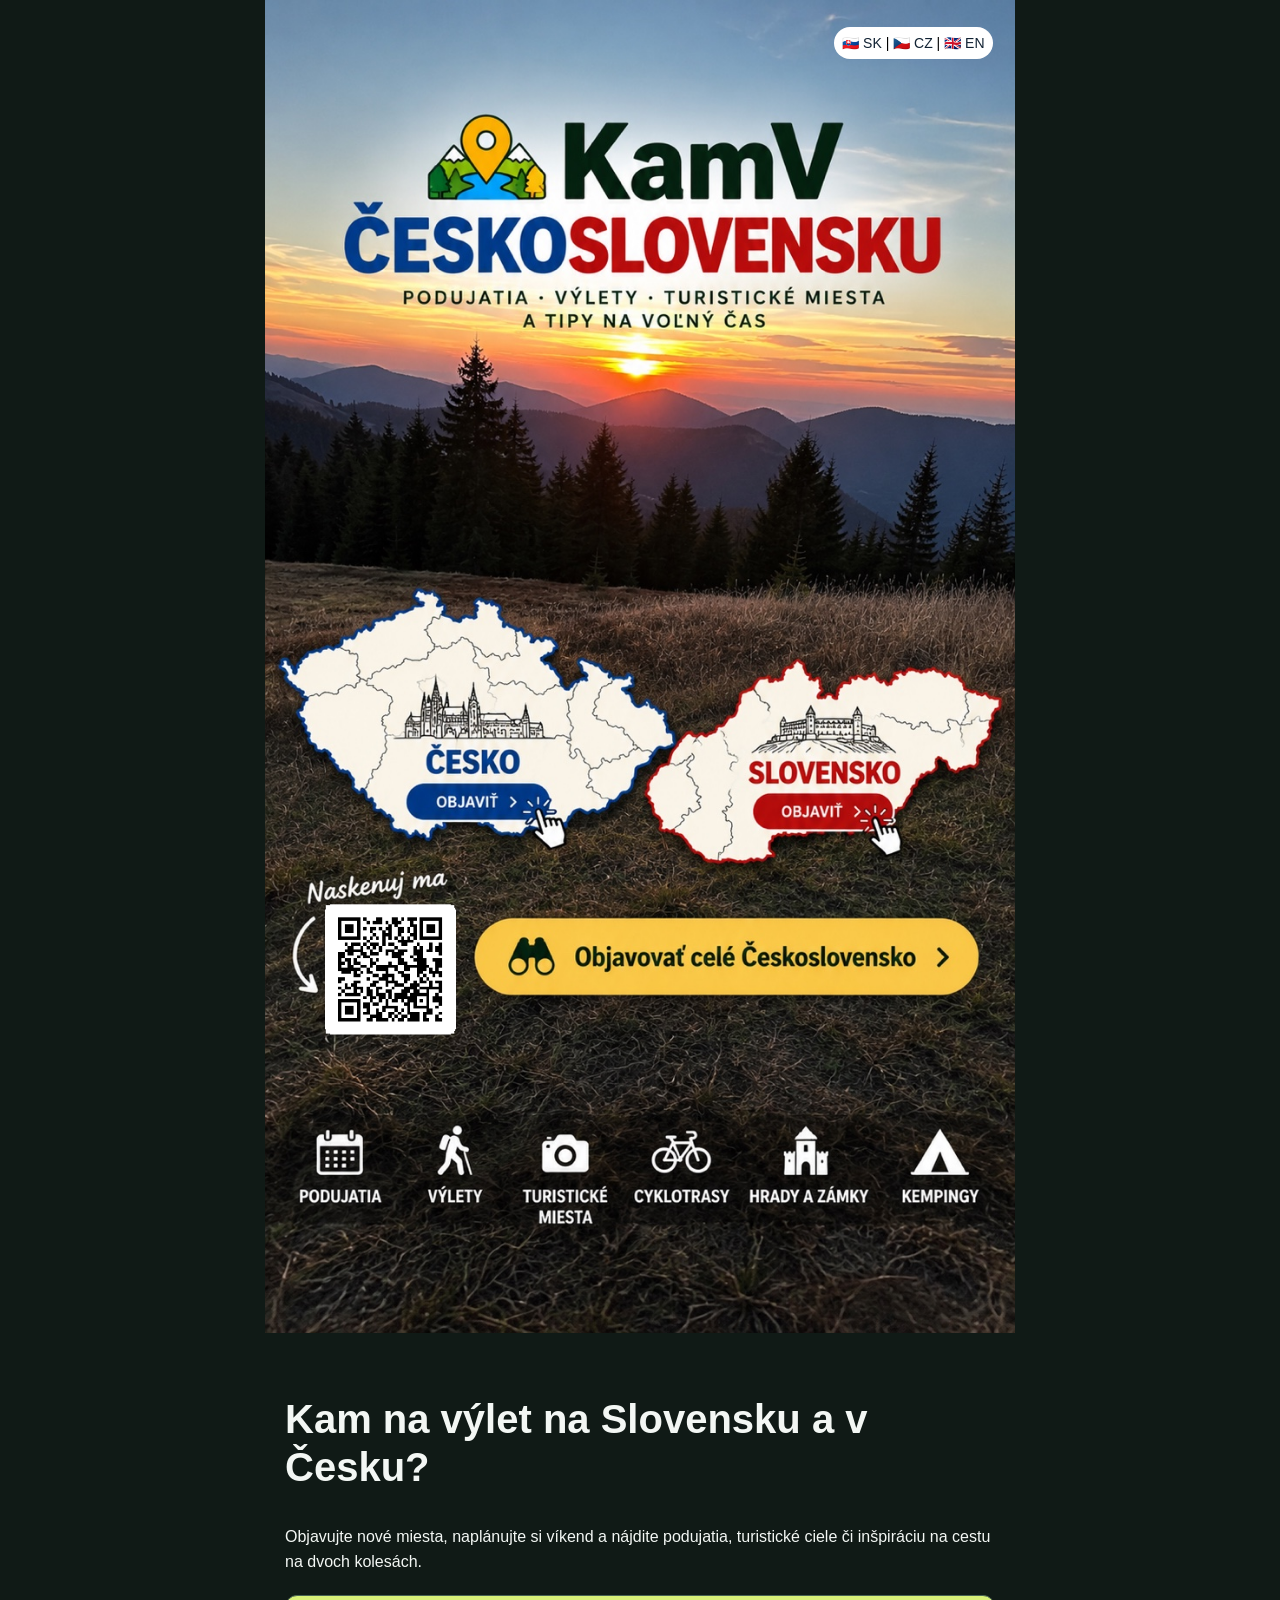
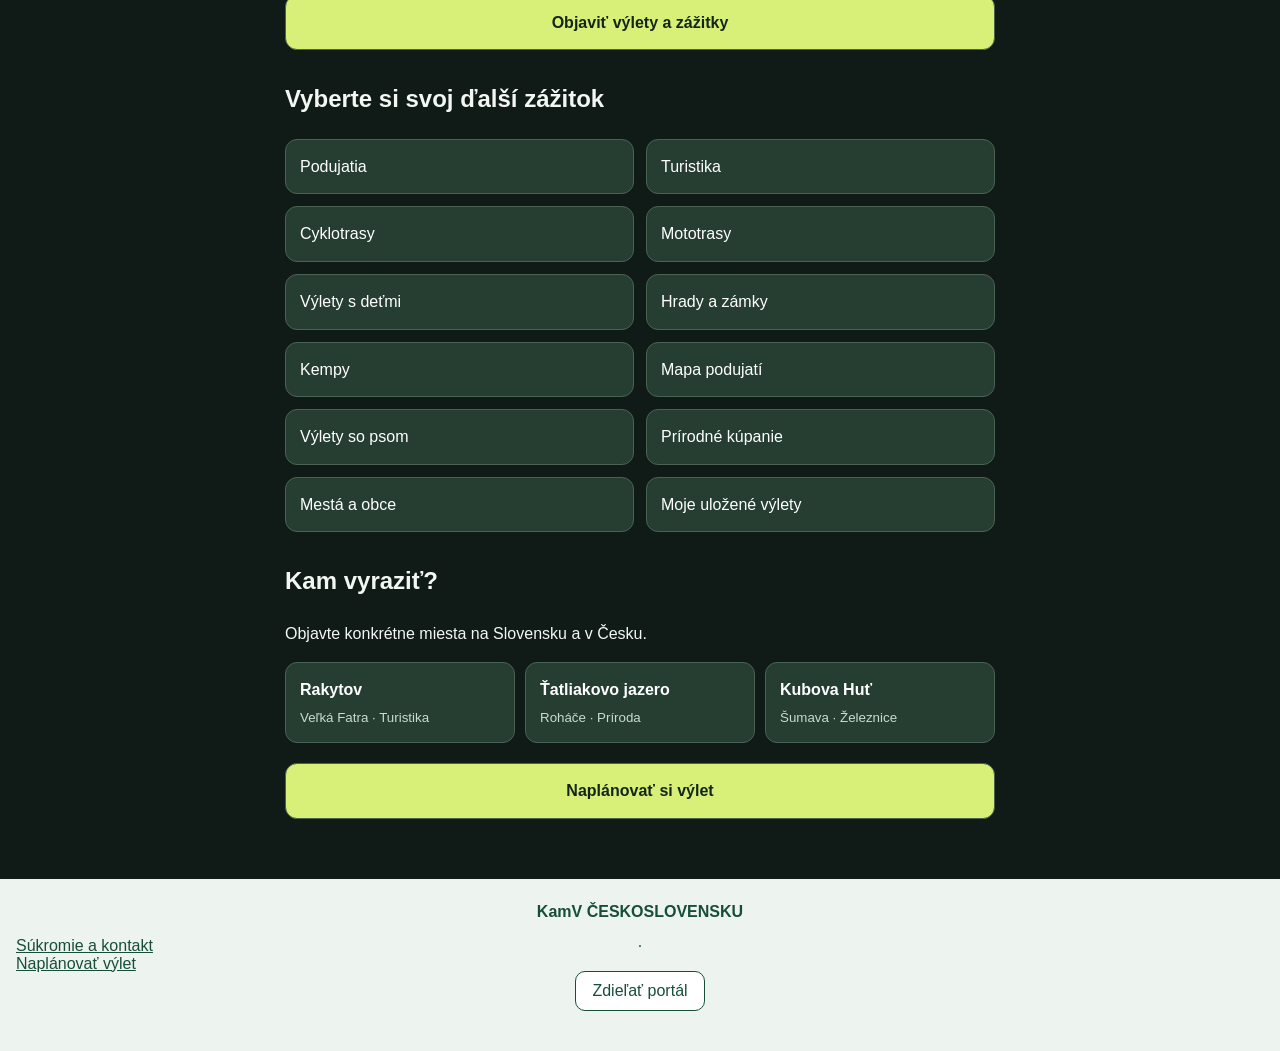
<file: index.html>
<!DOCTYPE html>
<html lang="sk">
<head>
<meta charset="UTF-8">
<meta name="viewport" content="width=device-width, initial-scale=1">
<title>Kam na výlet na Slovensku a v Česku | KamV ČESKOSLOVENSKU</title>
<meta name="description" content="Tipy na výlety, podujatia, turistiku, cyklotrasy, mototrasy, hrady a kempy na Slovensku a v Česku.">
<link rel="canonical" href="https://www.kamvceskoslovensku.sk/">
<style>
*{box-sizing:border-box}
body{margin:0;background:#101a16;font-family:Arial,sans-serif}
main{position:relative;width:100%;max-width:750px;margin:auto}
img{display:block;width:100%;height:auto}
a{position:absolute;display:block;z-index:2}
.cesko{left:3%;top:55%;width:48%;height:17%}
.slovensko{left:51%;top:55%;width:47%;height:17%}
.vsetko{left:28%;top:73%;width:68%;height:10%}
.qr-novy {
  position: absolute;
  left: 8%;
  top: 72%;
  width: 17%;
  height: auto;
  z-index: 3;
}
.discover{max-width:750px;margin:auto;padding:28px 20px 40px;color:#f3f7f4;line-height:1.6}.discover h1{font-size:clamp(26px,5vw,40px);line-height:1.2}.discover a{position:static;color:white;text-decoration:none;background:#263e32;border:1px solid #496354;border-radius:12px;padding:14px}.discover nav{display:grid;grid-template-columns:repeat(2,minmax(0,1fr));gap:12px}.discover .primary{background:#d8f078;color:#132519;font-weight:bold;text-align:center;margin:20px 0}
.discover a:focus-visible,main a:focus-visible{outline:3px solid #d8f078;outline-offset:3px}.discover .featured-trips{display:grid;gap:10px}.featured-trips small{display:block;color:#c8dbce;margin-top:4px}.discover h2{margin-top:30px}.discover nav a{min-height:48px;overflow-wrap:anywhere}@media(min-width:600px){.discover .featured-trips{grid-template-columns:repeat(3,minmax(0,1fr))}}
</style>
<meta property="og:type" content="website">
<meta property="og:title" content="Kam na výlet na Slovensku a v Česku | KamV ČESKOSLOVENSKU">
<meta property="og:description" content="Tipy na výlety, podujatia, turistiku, cyklotrasy, mototrasy, hrady a kempy na Slovensku a v Česku.">
<meta property="og:url" content="https://www.kamvceskoslovensku.sk/">
<meta property="og:site_name" content="KamV ČESKOSLOVENSKU">
</head>
<body>
<main>
  <div style="position:absolute;top:2%;right:3%;z-index:10;background:white;border-radius:20px;padding:8px;font:14px Arial;">
  <a href="hladat.html?lang=sk" style="position:static;display:inline;color:#123;text-decoration:none;">🇸🇰 SK</a> |
  <a href="hladat.html?lang=cs" style="position:static;display:inline;color:#123;text-decoration:none;">🇨🇿 CZ</a> |
  <a href="hladat.html?lang=en" style="position:static;display:inline;color:#123;text-decoration:none;">🇬🇧 EN</a>
</div>
<img src="KamV_CESKOSLOVENSKU_uvod_jeden_funkcny_QR.png" alt="KamV ČESKOSLOVENSKU">

<a class="cesko" href="hladat.html?country=cz" aria-label="Objaviť Česko"></a>
<a class="slovensko" href="hladat.html?country=sk" aria-label="Objaviť Slovensko"></a>
<a class="vsetko" href="hladat.html#hlavny-vyhladavac" aria-label="Objavovať celé Československo"></a>
  <a href="hladat.html#podujatia" style="position:absolute;left:0%;top:85%;width:16%;height:10%;z-index:3;" aria-label="Podujatia"></a>
<a href="hladat.html#cyklistika" style="position:absolute;left:50%;top:85%;width:16%;height:10%;z-index:3;" aria-label="Cyklotrasy"></a>
 <a href="hladat.html#turistika" style="position:absolute;left:18%;top:85%;width:16%;height:10%;z-index:3" aria-label="Výlety"></a>
  <a href="hladat.html#mapy-kategorie" style="position:absolute;left:34%;top:88%;width:16%;height:10%;z-index:3" aria-label="Turistické miesta"></a>
<a href="hladat.html#hrady" style="position:absolute;left:66%;top:85%;width:16%;height:10%;z-index:3;" aria-label="Hrady a zámky"></a>
<a href="hladat.html#kemping" style="position:absolute;left:82%;top:85%;width:18%;height:10%;z-index:3;" aria-label="Kempingy"></a>
</main>
<section class="discover"><h1>Kam na výlet na Slovensku a v Česku?</h1><p>Objavujte nové miesta, naplánujte si víkend a nájdite podujatia, turistické ciele či inšpiráciu na cestu na dvoch kolesách.</p><a class="primary" href="hladat.html#hlavny-vyhladavac">Objaviť výlety a zážitky</a><h2>Vyberte si svoj ďalší zážitok</h2><nav aria-label="Kategórie výletov"><a href="hladat.html#podujatia">Podujatia</a><a href="hladat.html#turistika">Turistika</a><a href="hladat.html#cyklistika">Cyklotrasy</a><a href="hladat.html#moto-mapy">Mototrasy</a><a href="hladat.html#rodina">Výlety s deťmi</a><a href="hladat.html#hrady">Hrady a zámky</a><a href="hladat.html#kemping">Kempy</a><a href="hladat.html#mapa-podujati">Mapa podujatí</a><a href="hladat.html#turistika-so-psom">Výlety so psom</a><a href="hladat.html#prirodne-kupanie">Prírodné kúpanie</a><a href="mesta-obce.html">Mestá a obce</a><a href="hladat.html#moje-vylety">Moje uložené výlety</a></nav><h2>Kam vyraziť?</h2><p>Objavte konkrétne miesta na Slovensku a v Česku.</p><div class="featured-trips"><a href="rakytov.html"><strong>Rakytov</strong><small>Veľká Fatra · Turistika</small></a><a href="tatliakovo-jazero.html"><strong>Ťatliakovo jazero</strong><small>Roháče · Príroda</small></a><a href="kubova-hut.html"><strong>Kubova Huť</strong><small>Šumava · Železnice</small></a></div><a class="primary" href="hladat.html#rychly-planovac">Naplánovať si výlet</a></section>
<footer id="kamv-footer" style="padding:24px 16px;text-align:center;background:#edf4ef;color:#174e3b"><strong>KamV ČESKOSLOVENSKU</strong><p><a style="color:inherit" href="hladat.html#kamv-sukromie">Súkromie a kontakt</a> · <a style="color:inherit" href="hladat.html#rychly-planovac">Naplánovať výlet</a></p><button id="kamv-share-home" type="button" style="font:inherit;padding:10px 16px;border:1px solid #174e3b;border-radius:10px;background:white;color:#174e3b">Zdieľať portál</button><p id="kamv-share-status" role="status"></p></footer><script>document.getElementById('kamv-share-home').addEventListener('click',async()=>{const url='https://www.kamvceskoslovensku.sk/';const status=document.getElementById('kamv-share-status');try{if(navigator.share){await navigator.share({title:'KamV ČESKOSLOVENSKU',text:'Objavuj výlety v Česku a na Slovensku',url});}else{await navigator.clipboard.writeText(url);status.textContent='Odkaz bol skopírovaný.';}}catch(e){if(e.name!=='AbortError')status.textContent=url;}});</script></body>
</html>
</file>
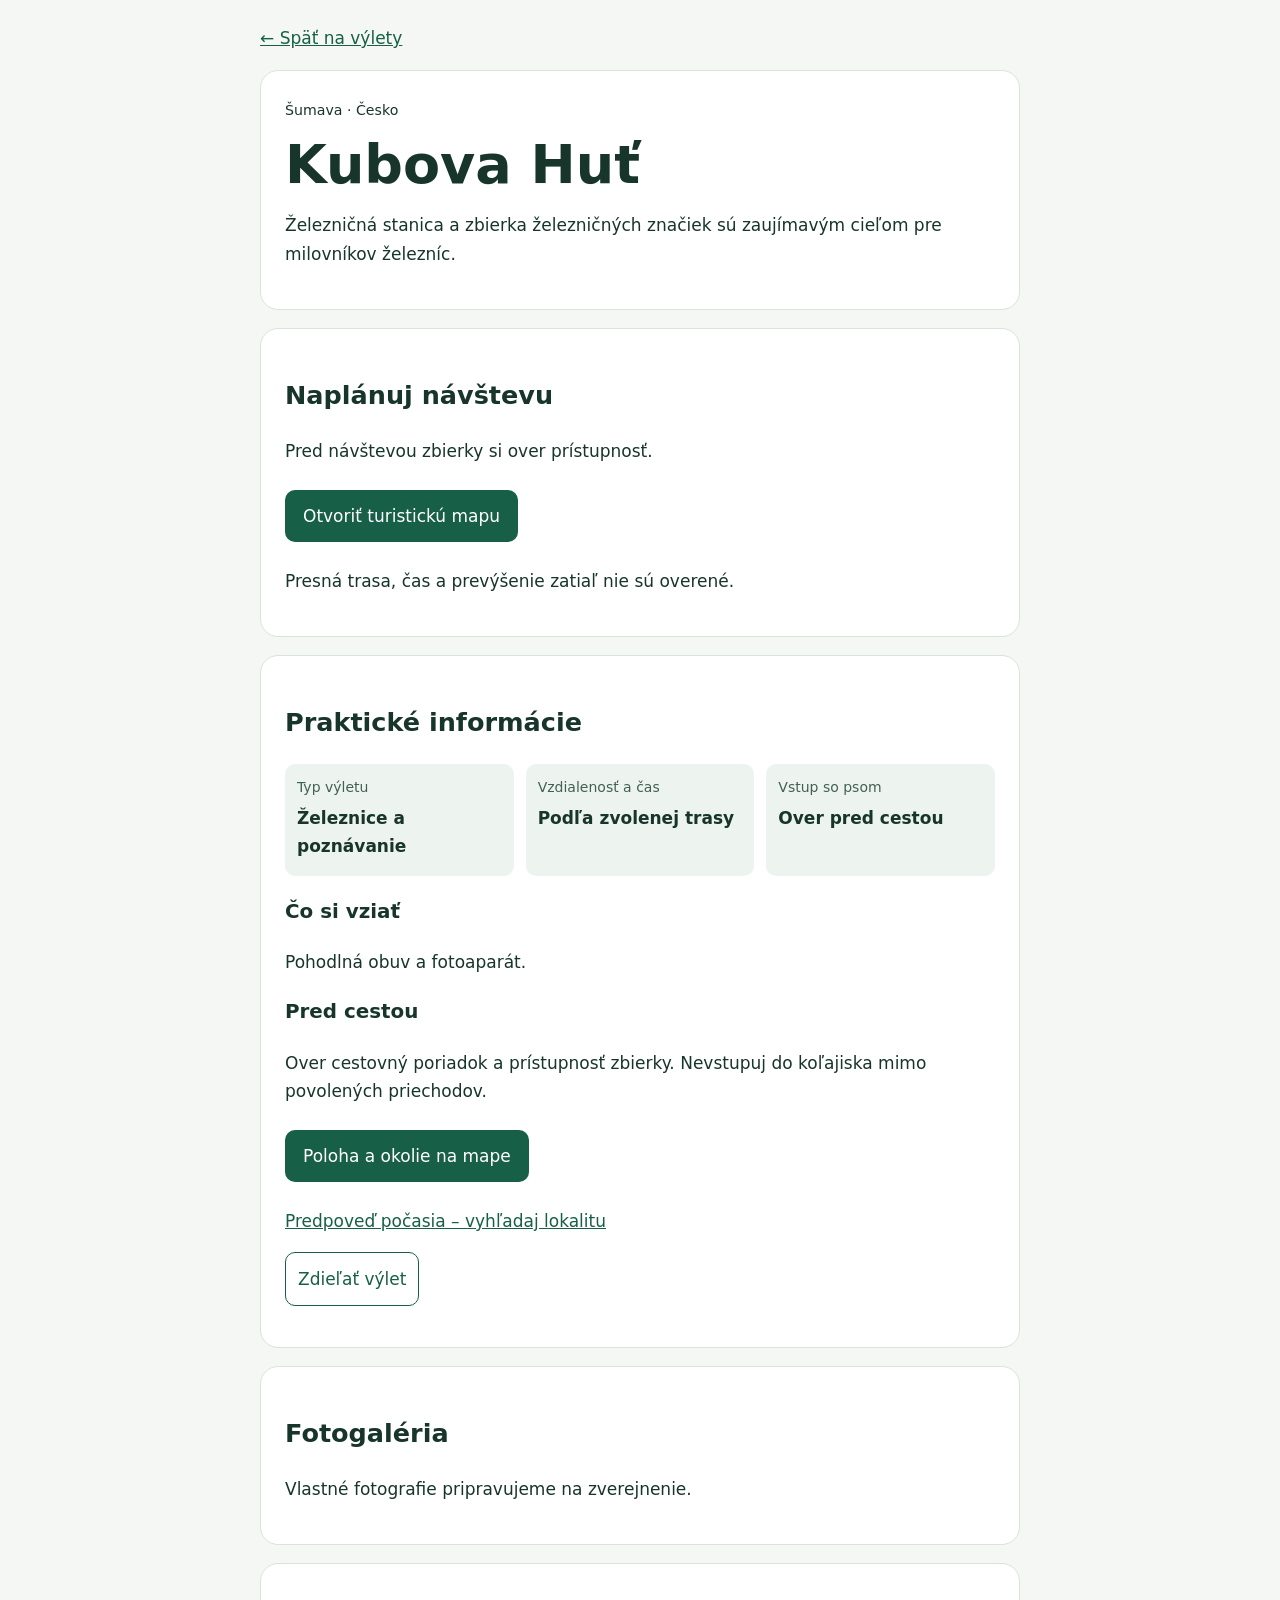
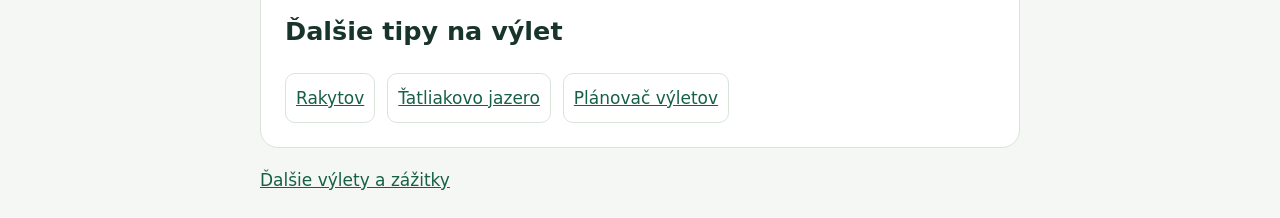
<file: kubova-hut.html>
<!doctype html><html lang="sk"><head><meta charset="utf-8"><meta name="viewport" content="width=device-width,initial-scale=1"><title>Kubova Huť – železničná stanica na Šumave | KamV ČESKOSLOVENSKU</title><meta name="description" content="Železničná stanica a zbierka železničných značiek sú zaujímavým cieľom pre milovníkov železníc."><style>body{margin:0;background:#f4f7f3;color:#18352b;font:17px/1.65 system-ui,sans-serif}main{max-width:760px;margin:auto;padding:24px}header,section{background:white;border:1px solid #d8e3da;border-radius:18px;padding:24px;margin:18px 0}h1{font-size:clamp(32px,7vw,54px);line-height:1.1;margin:12px 0}a{color:#176047}a.action{display:inline-block;background:#176047;color:white;padding:12px 18px;border-radius:10px;text-decoration:none;margin:8px 0}a:focus-visible{outline:3px solid #bc7500;outline-offset:4px}.facts{display:grid;grid-template-columns:repeat(auto-fit,minmax(130px,1fr));gap:12px}.facts div{background:#edf4ef;padding:12px;border-radius:10px}.facts dt{font-size:14px;color:#426052}.facts dd{margin:4px 0;font-weight:600}.related{display:flex;flex-wrap:wrap;gap:12px}.related a{padding:10px;border:1px solid #d8e3da;border-radius:10px}button.share{font:inherit;border:1px solid #176047;border-radius:10px;background:white;color:#176047;padding:12px;cursor:pointer}@media(max-width:480px){main{padding:12px}header,section{padding:18px}}</style><link rel="canonical" href="https://www.kamvceskoslovensku.sk/kubova-hut.html"><meta property="og:type" content="website"><meta property="og:title" content="Kubova Huť – železničná stanica na Šumave"><meta property="og:description" content="Železničná stanica a zbierka železničných značiek sú zaujímavým cieľom pre milovníkov železníc."><meta property="og:url" content="https://www.kamvceskoslovensku.sk/kubova-hut.html"><meta property="og:site_name" content="KamV ČESKOSLOVENSKU"></head><body><main><nav><a href="hladat.html#tipy-inspiracia">← Späť na výlety</a></nav><header><small>Šumava · Česko</small><h1>Kubova Huť</h1><p>Železničná stanica a zbierka železničných značiek sú zaujímavým cieľom pre milovníkov železníc.</p></header><section><h2>Naplánuj návštevu</h2><p>Pred návštevou zbierky si over prístupnosť.</p><a class="action" href="https://mapy.com/zakladni?q=Kubova%20Hu%C5%A5%20n%C3%A1dra%C5%BE%C3%AD" target="_blank" rel="noopener">Otvoriť turistickú mapu</a><p>Presná trasa, čas a prevýšenie zatiaľ nie sú overené.</p></section><section id="prakticke-info"><h2>Praktické informácie</h2><dl class="facts"><div><dt>Typ výletu</dt><dd>Železnice a poznávanie</dd></div><div><dt>Vzdialenosť a čas</dt><dd>Podľa zvolenej trasy</dd></div><div><dt>Vstup so psom</dt><dd>Over pred cestou</dd></div></dl><h3>Čo si vziať</h3><p>Pohodlná obuv a fotoaparát.</p><h3>Pred cestou</h3><p>Over cestovný poriadok a prístupnosť zbierky. Nevstupuj do koľajiska mimo povolených priechodov.</p><a class="action" href="https://www.google.com/maps/search/?api=1&amp;query=Kubova%20Hu%C5%A5%20n%C3%A1dra%C5%BE%C3%AD" target="_blank" rel="noopener noreferrer">Poloha a okolie na mape</a><p><a href="https://www.meteoblue.com/" target="_blank" rel="noopener noreferrer">Predpoveď počasia – vyhľadaj lokalitu</a></p><button class="share" type="button" id="share-trip">Zdieľať výlet</button><p id="share-status" role="status"></p></section><section><h2>Fotogaléria</h2><p>Vlastné fotografie pripravujeme na zverejnenie.</p></section><section><h2>Ďalšie tipy na výlet</h2><div class="related"><a href="rakytov.html">Rakytov</a><a href="tatliakovo-jazero.html">Ťatliakovo jazero</a><a href="hladat.html#rychly-planovac">Plánovač výletov</a></div></section><footer><a href="hladat.html">Ďalšie výlety a zážitky</a></footer></main><script>document.getElementById('share-trip').addEventListener('click',async()=>{const status=document.getElementById('share-status');const url=document.querySelector('link[rel=canonical]').href;try{if(navigator.share){await navigator.share({title:document.title,url});}else if(navigator.clipboard){await navigator.clipboard.writeText(url);status.textContent='Odkaz bol skopírovaný.';}else{status.textContent=url;}}catch(e){if(e.name!=='AbortError')status.textContent=url;}});</script></body></html>
</file>
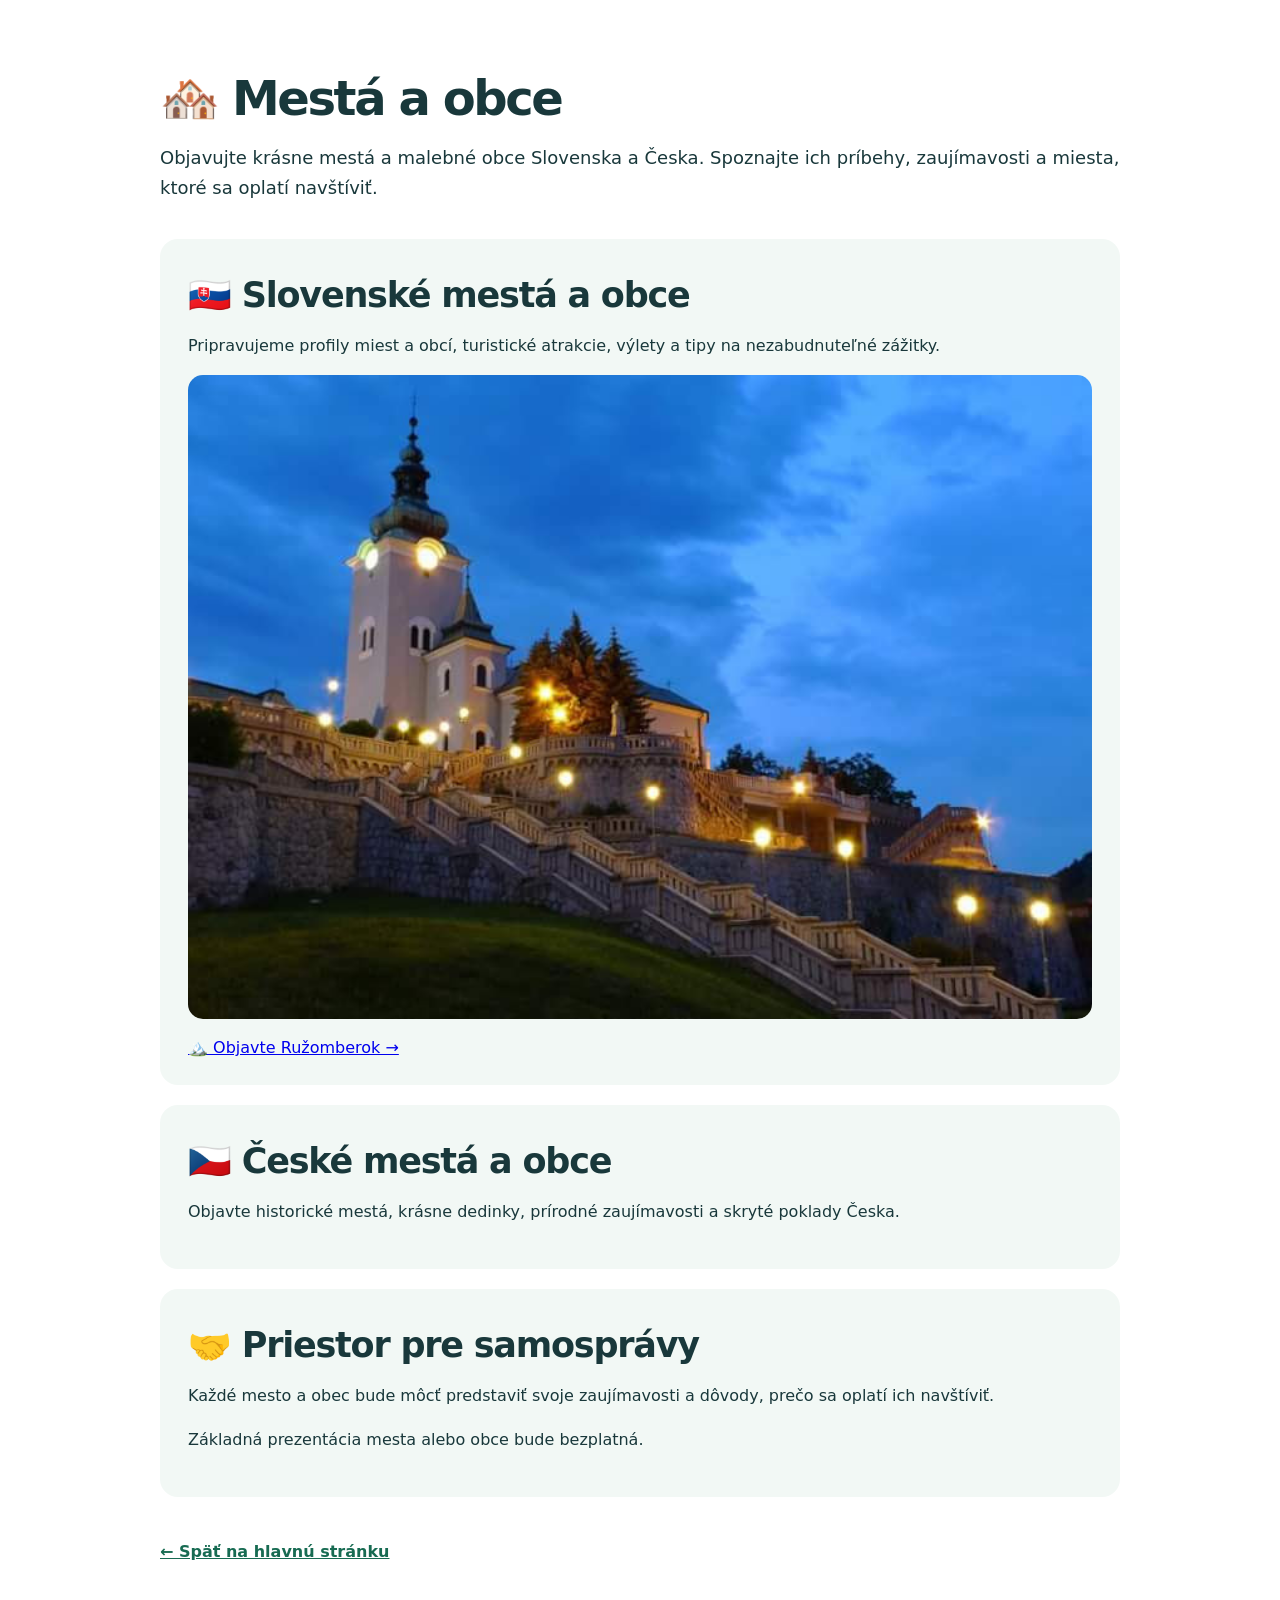
<file: mesta-obce.html>
<!DOCTYPE html>
<html lang="sk">
<head>
  <meta charset="UTF-8">
  <meta name="viewport" content="width=device-width, initial-scale=1.0">
  <title>Mestá a obce | KamV Československu</title>
  <link rel="stylesheet" href="styles.css">
  <style>
    .cities-page {
      max-width: 1000px;
      margin: 0 auto;
      padding: 50px 20px;
    }
    .cities-page h1 {
      font-size: clamp(30px, 5vw, 48px);
      margin-bottom: 15px;
    }
    .cities-intro {
      font-size: 18px;
      line-height: 1.7;
      margin-bottom: 35px;
    }
    .cities-card {
      background: #f2f8f5;
      border-radius: 18px;
      padding: 28px;
      margin-bottom: 20px;
    }
    .cities-card h2 {
      margin-bottom: 12px;
    }
    .cities-card p {
      line-height: 1.7;
    }
    .cities-back {
      display: inline-block;
      margin-top: 25px;
      color: #176b52;
      font-weight: bold;
    }
  </style>
</head>
<body>
  <main class="cities-page">
    <h1>🏘️ Mestá a obce</h1>

    <p class="cities-intro">
      Objavujte krásne mestá a malebné obce Slovenska
      a Česka. Spoznajte ich príbehy, zaujímavosti
      a miesta, ktoré sa oplatí navštíviť.
    </p>

    <section class="cities-card">
      <h2>🇸🇰 Slovenské mestá a obce</h2>
      <p>
        Pripravujeme profily miest a obcí,
        turistické atrakcie, výlety a tipy
        na nezabudnuteľné zážitky.
      </p>
      <img src="FB_IMG_1473711115786_Original.jpeg" alt="Večerný pohľad na Ružomberok" style="width:100%;height:auto;border-radius:15px;margin-bottom:15px;">
      <a href="ruzomberok.html">🏔️ Objavte Ružomberok →</a>
    </section>

    <section class="cities-card">
      <h2>🇨🇿 České mestá a obce</h2>
      <p>
        Objavte historické mestá, krásne dedinky,
        prírodné zaujímavosti a skryté poklady Česka.
      </p>
    </section>

    <section class="cities-card">
      <h2>🤝 Priestor pre samosprávy</h2>
      <p>
        Každé mesto a obec bude môcť predstaviť
        svoje zaujímavosti a dôvody, prečo sa
        oplatí ich navštíviť.
      </p>
      <p>
        Základná prezentácia mesta alebo obce
        bude bezplatná.
      </p>
    </section>

    <a class="cities-back" href="index.html">
      ← Späť na hlavnú stránku
    </a>
  </main>
</body>
</html>
</file>
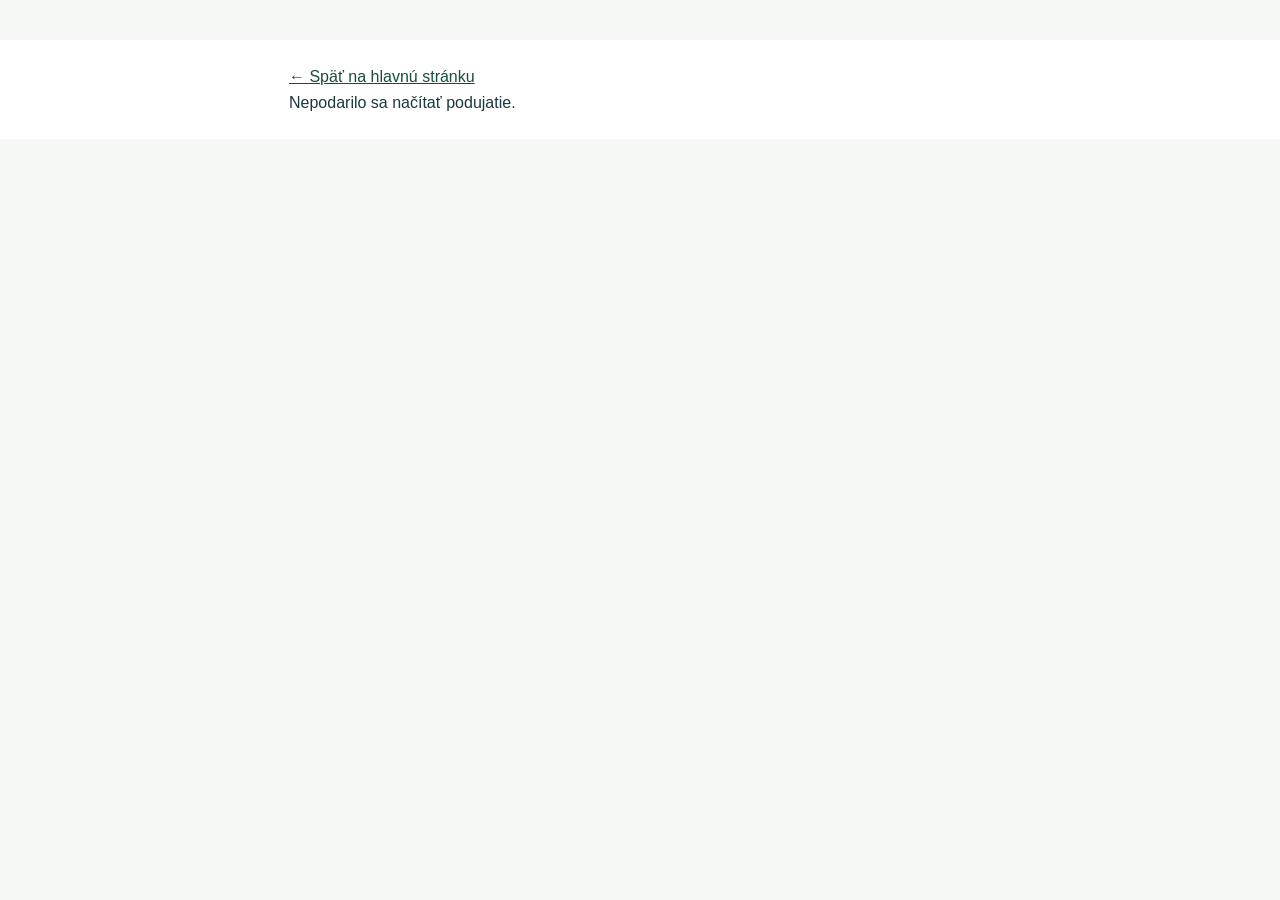
<file: podujatie.html>
<!DOCTYPE html>
<html lang="sk">
<head>
  <meta charset="UTF-8">
  <meta name="viewport" content="width=device-width, initial-scale=1.0">
  <title>Detail podujatia | KamV ČESKOSLOVENSKU</title>
  <link rel="stylesheet" href="styles.css">
  <style>
    .detail {
      max-width: 750px;
      margin: 40px auto;
      padding: 24px;
      font-family: Arial, sans-serif;
      line-height: 1.6;
    }
    .detail h1 { color: #174c40; }
    .back { color: #174c40; }
  </style>
</head>
<body>
  <main class="detail">
    <a class="back" href="index.html">← Späť na hlavnú stránku</a>
    <div id="detail">
      <p>Načítavam podujatie...</p>
    </div>
  </main>

  <script>
    async function nacitajPodujatie() {
      const detail = document.getElementById('detail');
      const id = new URLSearchParams(location.search).get('id');

      try {
        const response = await fetch(
  'https://ijctkszgvhinoubtbyfb.supabase.co/rest/v1/events?select=*',
  {
    headers: {
      apikey: 'sb_publishable_behBeiZHFJxXRVL2L6VueQ_EFMm-5DY'
    }
  }
);
        if (!response.ok) throw new Error('Načítanie zlyhalo');

        const podujatia = await response.json();
        const p = podujatia.find(p => p.title === id);

if (p) {
  p.nazov = p.title;
  p.mesto = p.city;
  p.krajina = p.country;
  p.datum = p.start_date;
  p.kategoria = p.category;
  p.popis = p.description;
  p.cas = p.start_time;
p.miestoKonania = p.venue;
p.adresa = p.address;
p.cena = p.price;
p.ucinkujuci = p.performers;
  p.vstupenky = p.ticket_url;
}

if (id === null || !p) {

          detail.textContent = 'Podujatie sa nenašlo.';
          return;
        }

        detail.replaceChildren();

        const nadpis = document.createElement('h1');
        nadpis.textContent = p.nazov;

        const miesto = document.createElement('p');
        miesto.textContent = '📍 ' + p.mesto + ', ' + p.krajina;

        const datum = document.createElement('p');
        datum.textContent = '📅 ' + p.datum;

        const kategoria = document.createElement('p');
        kategoria.textContent = '🎫 ' + p.kategoria;

        const popis = document.createElement('p');
        popis.textContent = p.popis || 'Popis zatiaľ nie je dostupný.';

      const dalsieInfo = document.createElement('div');

[
  ['🕒 Čas', p.cas],
  ['🏛️ Miesto konania', p.miestoKonania],
  ['📍 Adresa', p.adresa],
  ['💶 Cena', p.cena],
  ['🎤 Účinkujúci', p.ucinkujuci]
].forEach(([nazov, hodnota]) => {
  if (hodnota) {
    const riadok = document.createElement('p');
    riadok.textContent = nazov + ': ' + hodnota;
 
    dalsieInfo.append(riadok);
  }
});
        
if (p.vstupenky) {
  const tlacidlo = document.createElement('a');
  tlacidlo.textContent = '🎟️ Kúpiť vstupenky';
  tlacidlo.href = p.vstupenky;
  tlacidlo.target = '_blank';
  tlacidlo.rel = 'noopener noreferrer';
  tlacidlo.style.display = 'inline-block';
  tlacidlo.style.padding = '12px 20px';
  tlacidlo.style.backgroundColor = '#174c40';
  tlacidlo.style.color = 'white';
  tlacidlo.style.borderRadius = '8px';
  tlacidlo.style.textDecoration = 'none';
  dalsieInfo.append(tlacidlo);
}

        detail.append(nadpis, miesto, datum, kategoria, popis, dalsieInfo);
      } catch (error) {
        detail.textContent = 'Nepodarilo sa načítať podujatie.';
      }
    }

    nacitajPodujatie();
  </script>
</body>
</html>
</file>
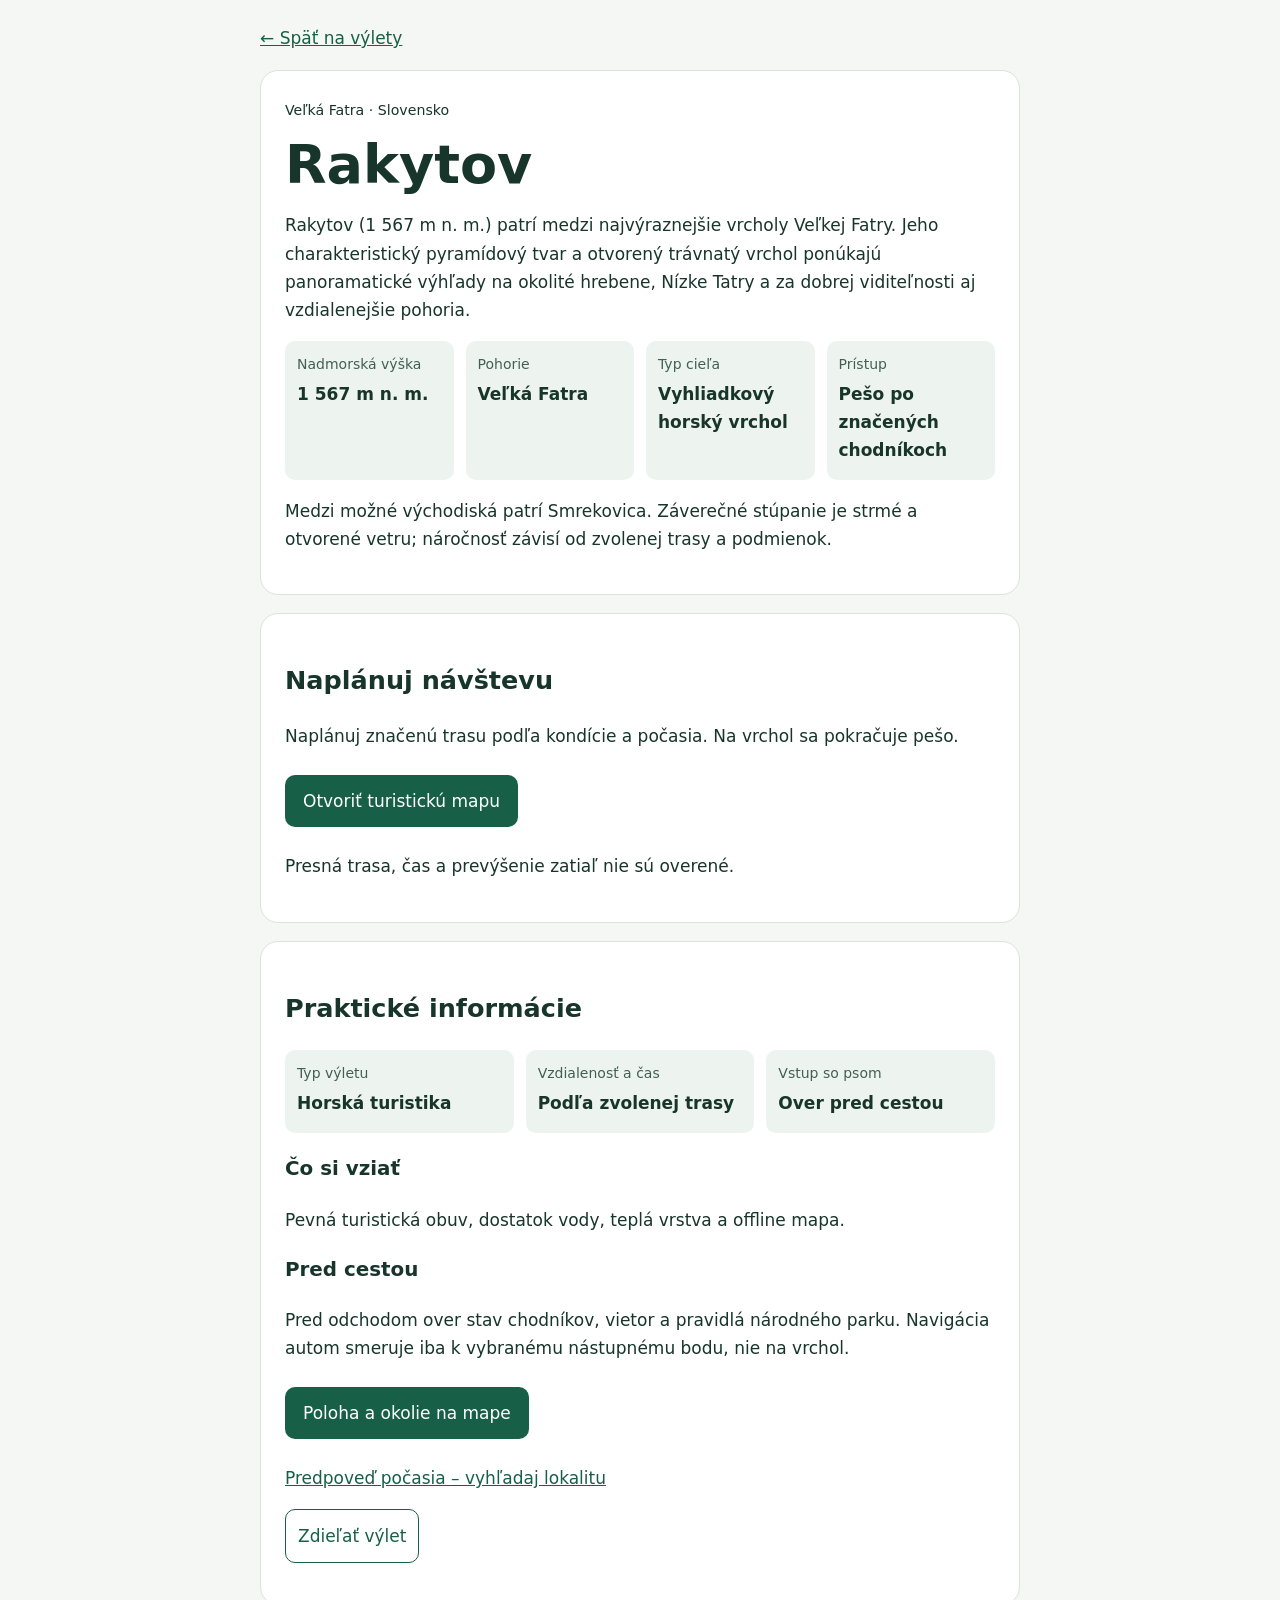
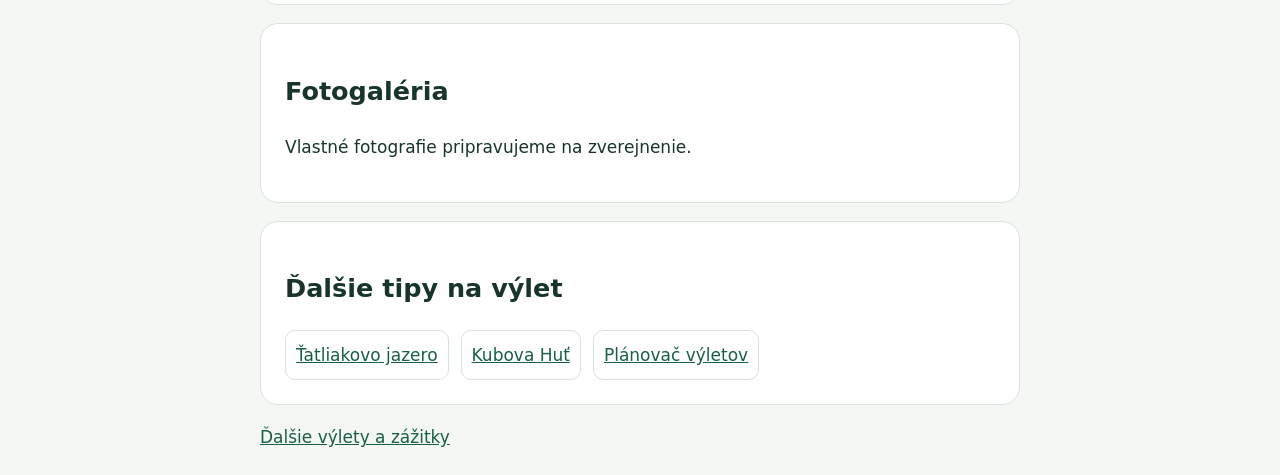
<file: rakytov.html>
<!doctype html><html lang="sk"><head><meta charset="utf-8"><meta name="viewport" content="width=device-width,initial-scale=1"><title>Rakytov – turistika vo Veľkej Fatre | KamV ČESKOSLOVENSKU</title><meta name="description" content="Rakytov (1 567 m n. m.) vo Veľkej Fatre – panoramatické výhľady, turistické mapy a praktické informácie pred výletom."><style>body{margin:0;background:#f4f7f3;color:#18352b;font:17px/1.65 system-ui,sans-serif}main{max-width:760px;margin:auto;padding:24px}header,section{background:white;border:1px solid #d8e3da;border-radius:18px;padding:24px;margin:18px 0}h1{font-size:clamp(32px,7vw,54px);line-height:1.1;margin:12px 0}a{color:#176047}a.action{display:inline-block;background:#176047;color:white;padding:12px 18px;border-radius:10px;text-decoration:none;margin:8px 0}a:focus-visible{outline:3px solid #bc7500;outline-offset:4px}.facts{display:grid;grid-template-columns:repeat(auto-fit,minmax(130px,1fr));gap:12px}.facts div{background:#edf4ef;padding:12px;border-radius:10px}.facts dt{font-size:14px;color:#426052}.facts dd{margin:4px 0;font-weight:600}.related{display:flex;flex-wrap:wrap;gap:12px}.related a{padding:10px;border:1px solid #d8e3da;border-radius:10px}button.share{font:inherit;border:1px solid #176047;border-radius:10px;background:white;color:#176047;padding:12px;cursor:pointer}@media(max-width:480px){main{padding:12px}header,section{padding:18px}}</style><link rel="canonical" href="https://www.kamvceskoslovensku.sk/rakytov.html"><meta property="og:type" content="website"><meta property="og:title" content="Rakytov – turistika vo Veľkej Fatre"><meta property="og:description" content="Rakytov (1 567 m n. m.) vo Veľkej Fatre – panoramatické výhľady, turistické mapy a praktické informácie pred výletom."><meta property="og:url" content="https://www.kamvceskoslovensku.sk/rakytov.html"><meta property="og:site_name" content="KamV ČESKOSLOVENSKU"></head><body><main><nav><a href="hladat.html#tipy-inspiracia">← Späť na výlety</a></nav><header><small>Veľká Fatra · Slovensko</small><h1>Rakytov</h1><p>Rakytov (1 567 m n. m.) patrí medzi najvýraznejšie vrcholy Veľkej Fatry. Jeho charakteristický pyramídový tvar a otvorený trávnatý vrchol ponúkajú panoramatické výhľady na okolité hrebene, Nízke Tatry a za dobrej viditeľnosti aj vzdialenejšie pohoria.</p><dl class="facts"><div><dt>Nadmorská výška</dt><dd>1 567 m n. m.</dd></div><div><dt>Pohorie</dt><dd>Veľká Fatra</dd></div><div><dt>Typ cieľa</dt><dd>Vyhliadkový horský vrchol</dd></div><div><dt>Prístup</dt><dd>Pešo po značených chodníkoch</dd></div></dl><p>Medzi možné východiská patrí Smrekovica. Záverečné stúpanie je strmé a otvorené vetru; náročnosť závisí od zvolenej trasy a podmienok.</p></header><section><h2>Naplánuj návštevu</h2><p>Naplánuj značenú trasu podľa kondície a počasia. Na vrchol sa pokračuje pešo.</p><a class="action" href="https://mapy.com/zakladni?q=Rakytov%20Ve%C4%BEk%C3%A1%20Fatra" target="_blank" rel="noopener">Otvoriť turistickú mapu</a><p>Presná trasa, čas a prevýšenie zatiaľ nie sú overené.</p></section><section id="prakticke-info"><h2>Praktické informácie</h2><dl class="facts"><div><dt>Typ výletu</dt><dd>Horská turistika</dd></div><div><dt>Vzdialenosť a čas</dt><dd>Podľa zvolenej trasy</dd></div><div><dt>Vstup so psom</dt><dd>Over pred cestou</dd></div></dl><h3>Čo si vziať</h3><p>Pevná turistická obuv, dostatok vody, teplá vrstva a offline mapa.</p><h3>Pred cestou</h3><p>Pred odchodom over stav chodníkov, vietor a pravidlá národného parku. Navigácia autom smeruje iba k vybranému nástupnému bodu, nie na vrchol.</p><a class="action" href="https://www.google.com/maps/search/?api=1&amp;query=Rakytov%20Ve%C4%BEk%C3%A1%20Fatra" target="_blank" rel="noopener noreferrer">Poloha a okolie na mape</a><p><a href="https://www.meteoblue.com/" target="_blank" rel="noopener noreferrer">Predpoveď počasia – vyhľadaj lokalitu</a></p><button class="share" type="button" id="share-trip">Zdieľať výlet</button><p id="share-status" role="status"></p></section><section><h2>Fotogaléria</h2><p>Vlastné fotografie pripravujeme na zverejnenie.</p></section><section><h2>Ďalšie tipy na výlet</h2><div class="related"><a href="tatliakovo-jazero.html">Ťatliakovo jazero</a><a href="kubova-hut.html">Kubova Huť</a><a href="hladat.html#rychly-planovac">Plánovač výletov</a></div></section><footer><a href="hladat.html">Ďalšie výlety a zážitky</a></footer></main><script>document.getElementById('share-trip').addEventListener('click',async()=>{const status=document.getElementById('share-status');const url=document.querySelector('link[rel=canonical]').href;try{if(navigator.share){await navigator.share({title:document.title,url});}else if(navigator.clipboard){await navigator.clipboard.writeText(url);status.textContent='Odkaz bol skopírovaný.';}else{status.textContent=url;}}catch(e){if(e.name!=='AbortError')status.textContent=url;}});</script></body></html>
</file>
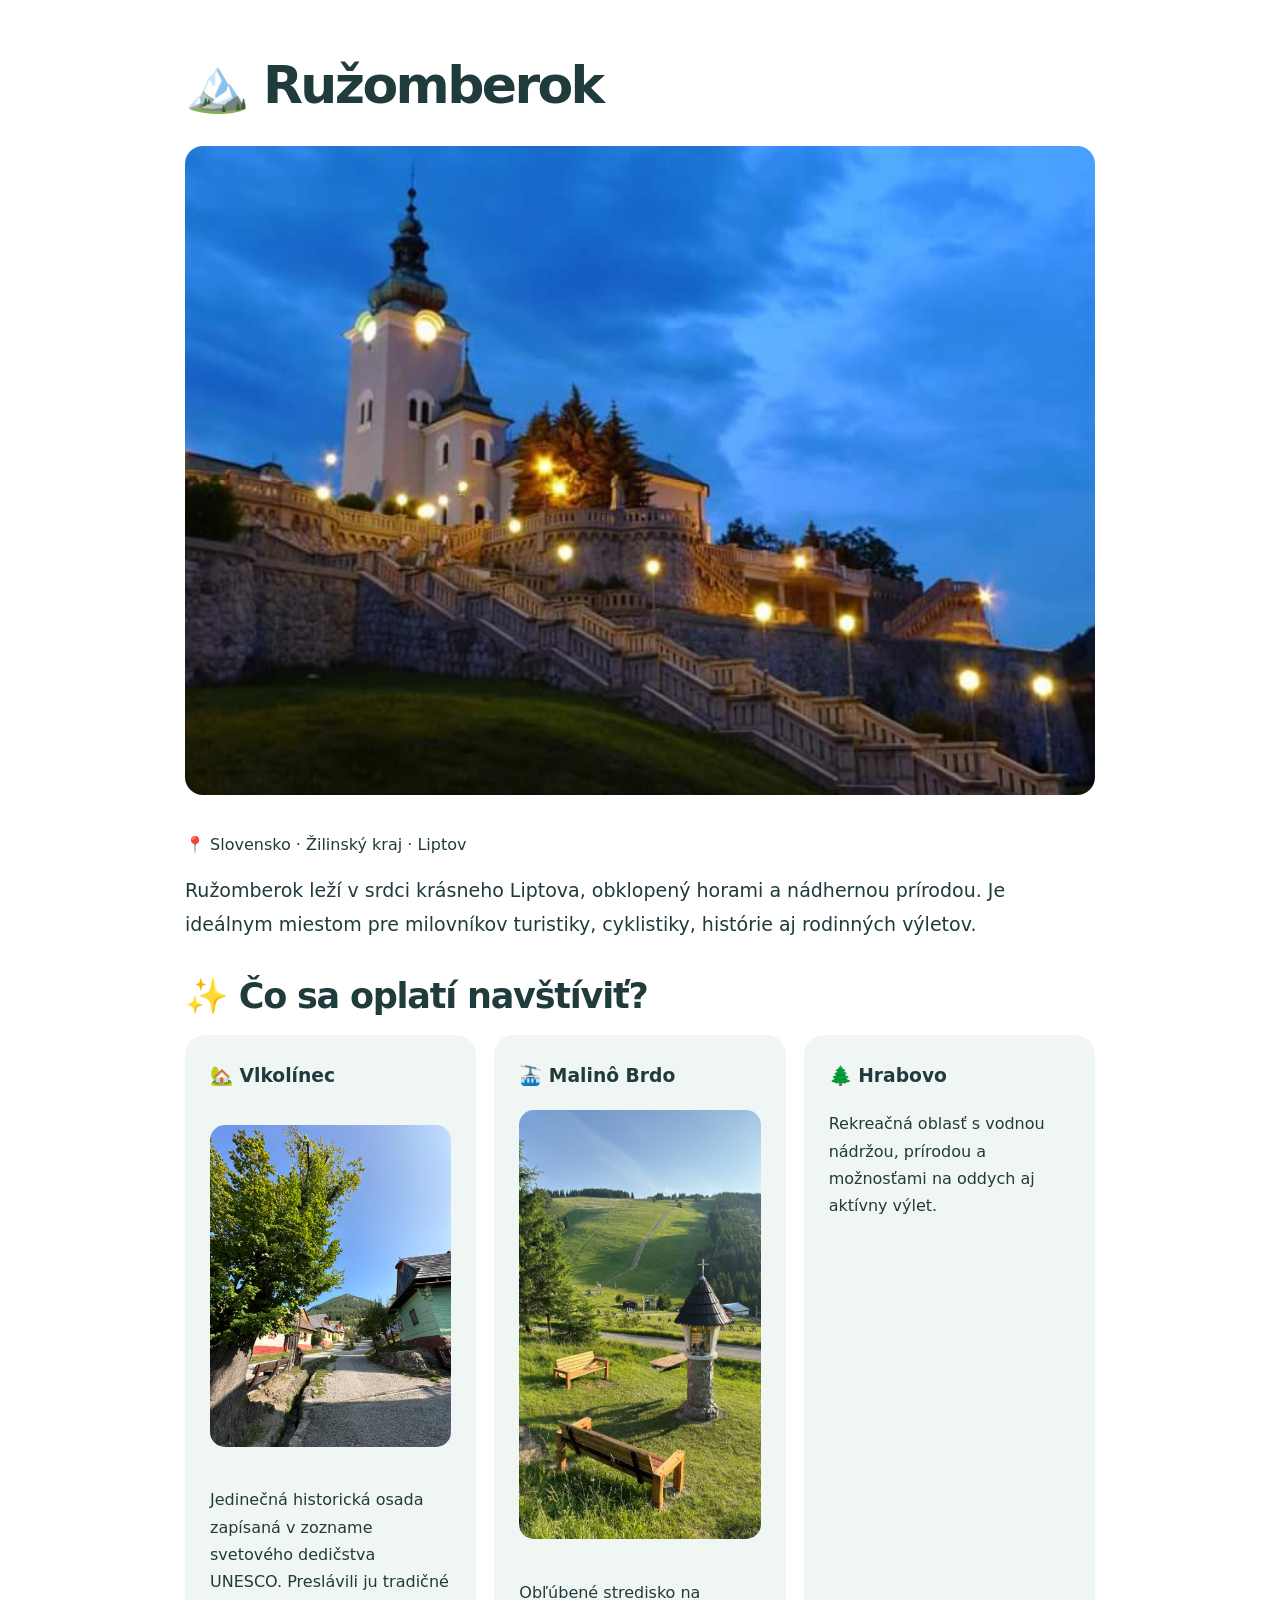
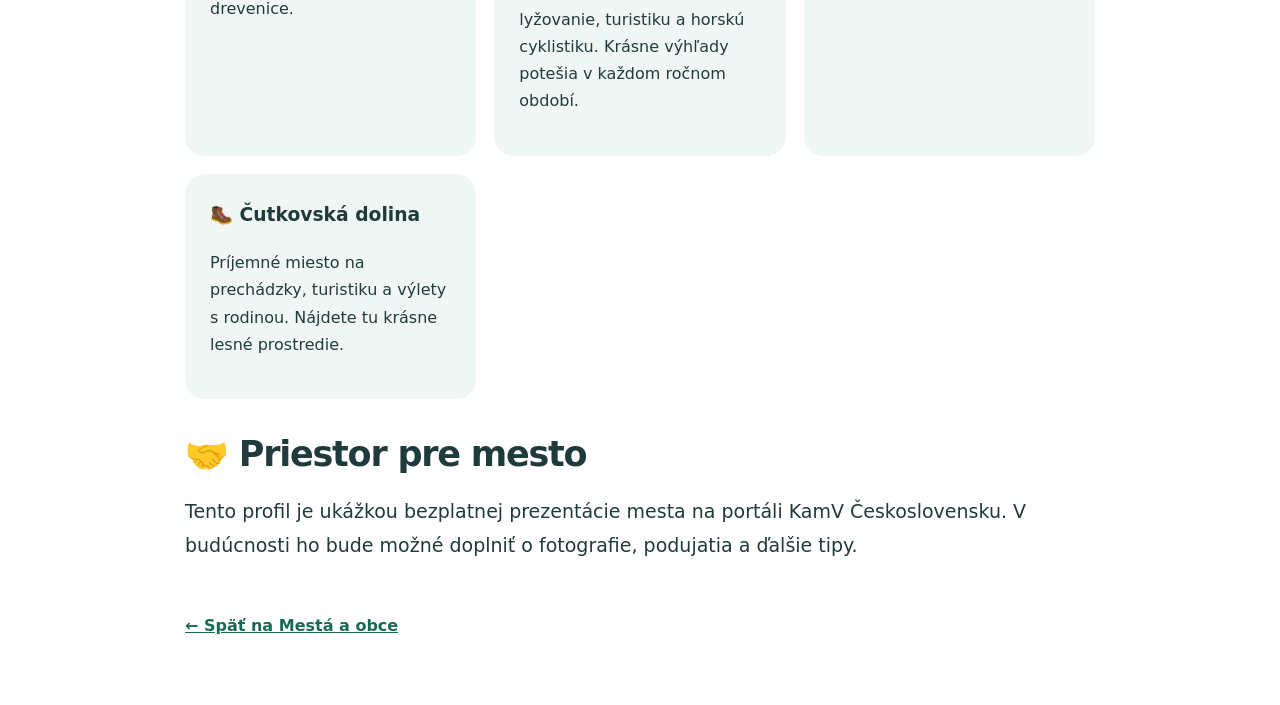
<file: ruzomberok.html>
<!DOCTYPE html>
<html lang="sk">
<head>
  <meta charset="UTF-8">
  <meta name="viewport" content="width=device-width, initial-scale=1">
  <title>Ružomberok | KamV Československu</title>
  <link rel="stylesheet" href="styles.css">
  <style>
    .city-page {
      max-width: 950px;
      margin: auto;
      padding: 35px 20px 70px;
      color: #203b3b;
    }
    .city-page h1 {
      font-size: clamp(34px, 6vw, 52px);
      margin-bottom: 12px;
    }
    .city-page h2 {
      margin-top: 35px;
      margin-bottom: 18px;
    }
    .city-intro {
      font-size: 19px;
      line-height: 1.8;
    }
    .city-grid {
      display: grid;
      grid-template-columns: repeat(auto-fit, minmax(240px, 1fr));
      gap: 18px;
    }
    .city-card {
      padding: 25px;
      border-radius: 20px;
      background: #f0f6f3;
      line-height: 1.7;
    }
    .city-card h3 {
      margin-top: 0;
    }
    .city-back {
      display: inline-block;
      margin-top: 35px;
      color: #176b56;
      font-weight: bold;
    }
  </style>
</head>
<body>
  <main class="city-page">
    <h1>🏔️ Ružomberok</h1>
    <img src="FB_IMG_1473711115786_Original.jpeg" alt="Večerný pohľad na Ružomberok" style="width:100%;height:auto;border-radius:18px;margin:20px 0;">
    <p>📍 Slovensko · Žilinský kraj · Liptov</p>

    <p class="city-intro">
      Ružomberok leží v srdci krásneho Liptova,
      obklopený horami a nádhernou prírodou.
      Je ideálnym miestom pre milovníkov
      turistiky, cyklistiky, histórie
      aj rodinných výletov.
    </p>

    <h2>✨ Čo sa oplatí navštíviť?</h2>

    <div class="city-grid">
      <article class="city-card">
        <h3>🏡 Vlkolínec</h3>
        <img src="IMG_7568.jpeg" alt="Tradičné drevenice vo Vlkolínci" style="width:100%;height:auto;border-radius:15px;margin:15px 0;">
        <p>
          Jedinečná historická osada zapísaná
          v zozname svetového dedičstva UNESCO.
          Preslávili ju tradičné drevenice.
        </p>
      </article>

      <article class="city-card">
        <h3>🚠 Malinô Brdo</h3>
        <img src="IMG_2611_Original.jpeg" alt="Malinô Brdo" style="width:100%;height:auto;border-radius:15px;margin-bottom:15px;">
        <p>
          Obľúbené stredisko na lyžovanie,
          turistiku a horskú cyklistiku.
          Krásne výhľady potešia v každom ročnom období.
        </p>
      </article>

      <article class="city-card">
        <h3>🌲 Hrabovo</h3>
        <p>
          Rekreačná oblasť s vodnou nádržou,
          prírodou a možnosťami na oddych
          aj aktívny výlet.
        </p>
      </article>

      <article class="city-card">
        <h3>🥾 Čutkovská dolina</h3>
        <p>
          Príjemné miesto na prechádzky,
          turistiku a výlety s rodinou.
          Nájdete tu krásne lesné prostredie.
        </p>
      </article>
    </div>

    <h2>🤝 Priestor pre mesto</h2>
    <p class="city-intro">
      Tento profil je ukážkou bezplatnej
      prezentácie mesta na portáli
      KamV Československu.
      V budúcnosti ho bude možné doplniť
      o fotografie, podujatia a ďalšie tipy.
    </p>

    <a class="city-back" href="mesta-obce.html">
      ← Späť na Mestá a obce
    </a>
  </main>
</body>
</html>
</file>
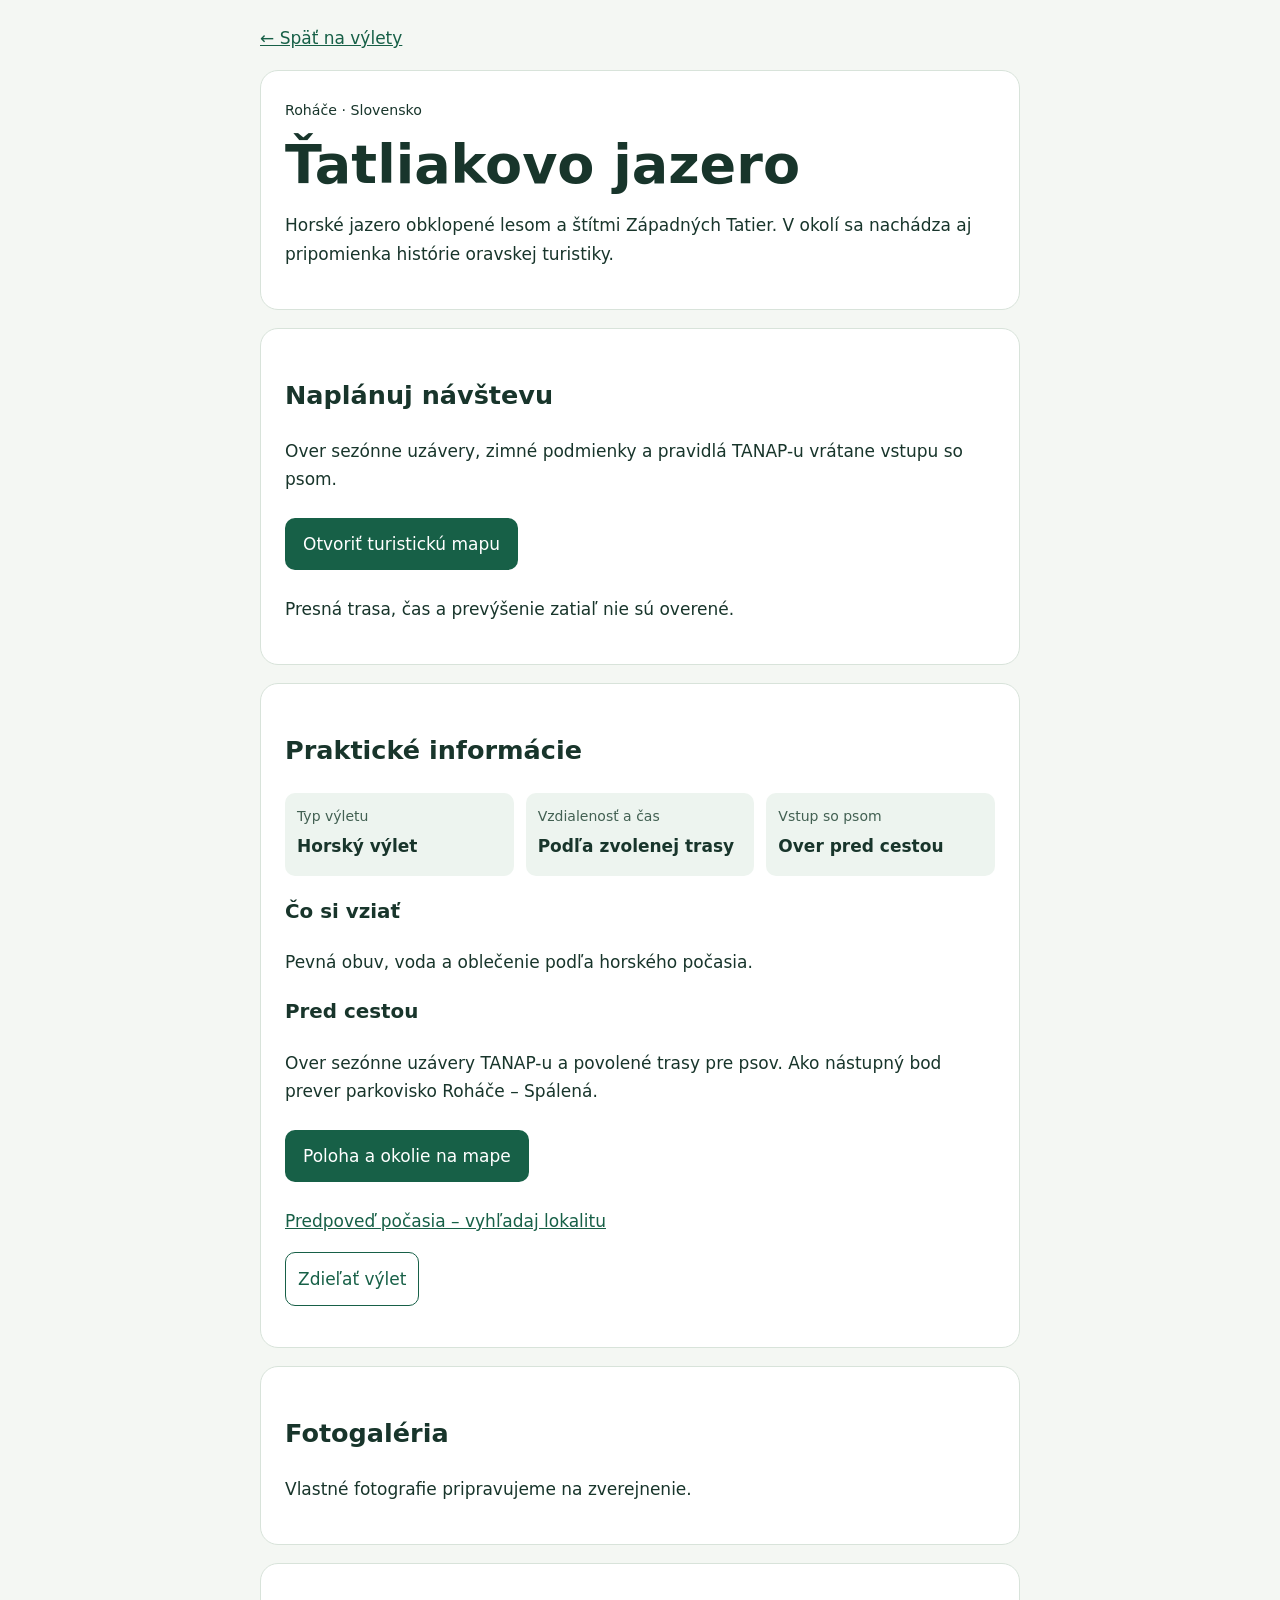
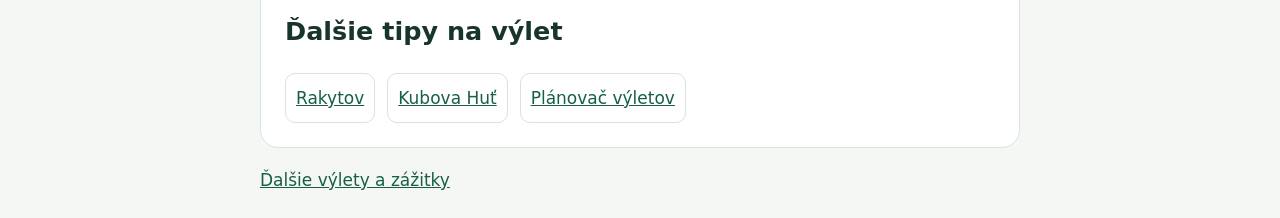
<file: tatliakovo-jazero.html>
<!doctype html><html lang="sk"><head><meta charset="utf-8"><meta name="viewport" content="width=device-width,initial-scale=1"><title>Ťatliakovo jazero – výlet do Roháčov | KamV ČESKOSLOVENSKU</title><meta name="description" content="Horské jazero obklopené lesom a štítmi Západných Tatier. V okolí sa nachádza aj pripomienka histórie oravskej turistiky."><style>body{margin:0;background:#f4f7f3;color:#18352b;font:17px/1.65 system-ui,sans-serif}main{max-width:760px;margin:auto;padding:24px}header,section{background:white;border:1px solid #d8e3da;border-radius:18px;padding:24px;margin:18px 0}h1{font-size:clamp(32px,7vw,54px);line-height:1.1;margin:12px 0}a{color:#176047}a.action{display:inline-block;background:#176047;color:white;padding:12px 18px;border-radius:10px;text-decoration:none;margin:8px 0}a:focus-visible{outline:3px solid #bc7500;outline-offset:4px}.facts{display:grid;grid-template-columns:repeat(auto-fit,minmax(130px,1fr));gap:12px}.facts div{background:#edf4ef;padding:12px;border-radius:10px}.facts dt{font-size:14px;color:#426052}.facts dd{margin:4px 0;font-weight:600}.related{display:flex;flex-wrap:wrap;gap:12px}.related a{padding:10px;border:1px solid #d8e3da;border-radius:10px}button.share{font:inherit;border:1px solid #176047;border-radius:10px;background:white;color:#176047;padding:12px;cursor:pointer}@media(max-width:480px){main{padding:12px}header,section{padding:18px}}</style><link rel="canonical" href="https://www.kamvceskoslovensku.sk/tatliakovo-jazero.html"><meta property="og:type" content="website"><meta property="og:title" content="Ťatliakovo jazero – výlet do Roháčov"><meta property="og:description" content="Horské jazero obklopené lesom a štítmi Západných Tatier. V okolí sa nachádza aj pripomienka histórie oravskej turistiky."><meta property="og:url" content="https://www.kamvceskoslovensku.sk/tatliakovo-jazero.html"><meta property="og:site_name" content="KamV ČESKOSLOVENSKU"></head><body><main><nav><a href="hladat.html#tipy-inspiracia">← Späť na výlety</a></nav><header><small>Roháče · Slovensko</small><h1>Ťatliakovo jazero</h1><p>Horské jazero obklopené lesom a štítmi Západných Tatier. V okolí sa nachádza aj pripomienka histórie oravskej turistiky.</p></header><section><h2>Naplánuj návštevu</h2><p>Over sezónne uzávery, zimné podmienky a pravidlá TANAP-u vrátane vstupu so psom.</p><a class="action" href="https://mapy.com/zakladni?q=%C5%A4atliakovo%20jazero" target="_blank" rel="noopener">Otvoriť turistickú mapu</a><p>Presná trasa, čas a prevýšenie zatiaľ nie sú overené.</p></section><section id="prakticke-info"><h2>Praktické informácie</h2><dl class="facts"><div><dt>Typ výletu</dt><dd>Horský výlet</dd></div><div><dt>Vzdialenosť a čas</dt><dd>Podľa zvolenej trasy</dd></div><div><dt>Vstup so psom</dt><dd>Over pred cestou</dd></div></dl><h3>Čo si vziať</h3><p>Pevná obuv, voda a oblečenie podľa horského počasia.</p><h3>Pred cestou</h3><p>Over sezónne uzávery TANAP-u a povolené trasy pre psov. Ako nástupný bod prever parkovisko Roháče – Spálená.</p><a class="action" href="https://www.google.com/maps/search/?api=1&amp;query=%C5%A4atliakovo%20jazero%20Roh%C3%A1%C4%8De" target="_blank" rel="noopener noreferrer">Poloha a okolie na mape</a><p><a href="https://www.meteoblue.com/" target="_blank" rel="noopener noreferrer">Predpoveď počasia – vyhľadaj lokalitu</a></p><button class="share" type="button" id="share-trip">Zdieľať výlet</button><p id="share-status" role="status"></p></section><section><h2>Fotogaléria</h2><p>Vlastné fotografie pripravujeme na zverejnenie.</p></section><section><h2>Ďalšie tipy na výlet</h2><div class="related"><a href="rakytov.html">Rakytov</a><a href="kubova-hut.html">Kubova Huť</a><a href="hladat.html#rychly-planovac">Plánovač výletov</a></div></section><footer><a href="hladat.html">Ďalšie výlety a zážitky</a></footer></main><script>document.getElementById('share-trip').addEventListener('click',async()=>{const status=document.getElementById('share-status');const url=document.querySelector('link[rel=canonical]').href;try{if(navigator.share){await navigator.share({title:document.title,url});}else if(navigator.clipboard){await navigator.clipboard.writeText(url);status.textContent='Odkaz bol skopírovaný.';}else{status.textContent=url;}}catch(e){if(e.name!=='AbortError')status.textContent=url;}});</script></body></html>
</file>
<file: styles.css>
:root{font-family:system-ui,-apple-system,BlinkMacSystemFont,"Segoe UI",sans-serif;color:#19383b;background:#f6f8f5}*{box-sizing:border-box}html{scroll-ehavior:smooth}body{margin:0}button,input,select{font:inherit}button{cursor:pointer}.header{background:#fff;min-height:76px;padding:14px max(5%,calc((100vw - 1190px)/2));display:flex;align-items:center;justify-content:space-between;gap:12px;border-bottom:1px solid #e5ede7}.logo{text-decoration:none;color:#163c3d;font-size:20px;font-weight:800;display:flex;align-items:center;gap:11px;line-height:1}.logo b{color:#16825d}.logo small{display:block;font-size:10px;letter-spacing:.08em;font-weight:600;color:#718681;margin-top:7px}.logo-icon{background:#178b65;color:white;border-radius:13px;padding:11px;font-size:26px}.header-right{display:flex;gap:12px;align-items:center}.draft,.sample{font-size:11px;color:#66817b;font-weight:700;letter-spacing:.05em}.draft{border:1px solid #dce8df;padding:8px;border-radius:30px}select{background:#fff;border:1px solid #dce8df;border-radius:10px;padding:11px}.hero{background:#0d3037;min-height:370px;color:white;display:grid;grid-template-columns:1fr 1fr;overflow:hidden}.hero-copy{padding:65px 6% 60px max(7%,calc((100vw - 1120px)/2));position:relative;z-index:1}.pill{display:inline-block;border:1px solid #568178;border-radius:30px;padding:8px 14px;color:#b9dfce;font-size:11px;letter-spacing:.12em;font-weight:800}h1{font-size:clamp(34px,4.5vw,62px);line-height:1.1;letter-spacing:-.05em;margin:22px 0 14px}h1 em{font-style:normal;color:#a6d7b2}.hero p{max-width:440px;color:#d0dfdc;line-height:1.7}.hero-btn{display:inline-flex;gap:20px;align-items:center;text-decoration:none;background:#e8b85d;color:#183a37;padding:14px 19px;border-radius:12px;font-weight:800;margin-top:12px}.hero-art{position:relative;min-height:340px;background:linear-gradient(145deg,#315e63,#80a9a0);overflow:hidden}.sun{position:absolute;width:155px;height:155px;background:#e7c67f;border-radius:50%;right:22%;top:13%;opacity:.9}.mountain{position:absolute;width:100%;height:65%;bottom:5%;clip-path:polygon(0 100%,28% 18%,46% 67%,67% 3%,100% 100%);background:#547b73}.m2{transform:translateX(-13%) scale(1.3);bottom:-11%;background:#315c57}.m3{transform:translateX(28%) scale(1.15);bottom:-26%;background:#234e4b}.hill{position:absolute;background:#1b4846;bottom:-26%;left:-20%;width:140%;height:48%;border-radius:50%}.art-pin{position:absolute;background:#e9b45c;color:#173b38;padding:6px 12px;border-radius:40px;font-size:24px}.p1{top:39%;left:30%}.p2{top:56%;right:25%}.art-label{position:absolute;right:8%;bottom:13%;font-size:22px;font-weight:800;line-height:1.2}.container{max-width:1190px;margin:auto;padding:56px 24px}.section-top{display:flex;justify-content:space-between;align-items:end;gap:15px;margin-bottom:24px}.eyebrow{color:#218562;font-size:11px;font-weight:900;letter-spacing:.16em}h2{font-size:clamp(25px,3vw,35px);letter-spacing:-.035em;margin:8px 0}.section-top p{color:#71827d;font-size:13px}.categories{display:grid;grid-template-columns:repeat(4,1fr);gap:12px}.categories button{background:white;border:1px solid #e1ebe4;border-radius:15px;min-height:92px;text-align:left;padding:17px;font-weight:800;color:#29433f;box-shadow:0 5px 18px #244a3410;display:flex;align-items:center;gap:12px}.categories button span{font-size:29px}.categories button.active{border:2px solid #258a65;background:#eaf7ee}.explore{background:#fff;border:1px solid #e3ebe5;border-radius:22px;padding:25px;margin-top:34px;box-shadow:0 10px 30px #244a3410}.explore-heading{display:flex;justify-content:space-between;gap:12px;align-items:center}.filters{display:grid;grid-template-columns:1fr 1fr auto;gap:12px;margin:17px 0}.filters label{font-size:12px;font-weight:800;color:#49645b}.filters input,.filters select{display:block;width:100%;margin-top:7px;padding:13px;border:1px solid #dbe6de;border-radius:10px;background:#fafcf9;color:#27473f}.filters button{align-self:end;background:#16835e;border:0;border-radius:10px;color:white;font-weight:800;padding:14px 26px}.map-area{position:relative;background:#eaf4ed;border:1px solid #d7e8dc;border-radius:14px;overflow:hidden}.map-area svg{display:block;width:100%;height:auto;max-height:360px}.map-title{position:absolute;top:17px;left:20px;right:20px;display:flex;justify-content:space-between;color:#4a7465;font-size:12px;letter-spacing:.15em}.map-caption{display:block;background:#f7faf6;color:#60786d;padding:11px 16px;font-size:12px}.picks{margin-top:54px}.cards{display:grid;grid-template-columns:repeat(3,1fr);gap:17px}.card{background:white;border:1px solid #e2ebe4;border-radius:17px;overflow:hidden;box-shadow:0 6px 24px #244a3410}.card-visual{height:125px;display:flex;align-items:center;justify-content:center;font-size:54px;background:linear-gradient(135deg,#dcece2,#b7d8c6)}.card:nth-child(2) .card-visual{background:linear-gradient(135deg,#e7e7d1,#c1d9b5)}.card:nth-child(3) .card-visual{background:linear-gradient(135deg,#d9e6ec,#b9d3d6)}.card-content{padding:20px}.card-tag{color:#1c8b63;font-size:11px;font-weight:900;text-transform:uppercase;letter-spacing:.1em}.card h3{margin:8px 0;font-size:20px}.card p{font-size:13px;color:#688078;line-height:1.6}.empty{grid-column:1/-1;background:white;padding:24px;border-radius:12px}footer{background:#10353b;color:#d9e9e0;display:flex;justify-content:space-between;gap:15px;padding:27px max(5%,calc((100vw - 1190px)/2));font-size:12px}footer b{color:white}@media(max-width:750px){.header{padding:12px 16px}.logo{font-size:14px}.logo-icon{font-size:18px;padding:8px}.logo small{font-size:8px}.draft{display:none}.hero{grid-template-columns:1fr}.hero-copy{padding:40px 24px 38px}.hero-art{min-height:175px}.art-label{font-size:16px}.sun{width:95px;height:95px}.container{padding:34px 16px}.section-top{display:block}.categories{grid-template-columns:repeat(2,1fr);gap:9px}.categories button{min-height:75px;padding:11px;font-size:12px}.categories button span{font-size:23px}.explore{padding:14px;margin-top:22px}.explore-heading{display:block}.filters{grid-template-columns:1fr}.filters button{width:100%}.map-area svg{min-height:190px}.map-title{font-size:9px}.cards{grid-template-columns:1fr}.card-visual{height:105px}.picks{margin-top:35px}footer{display:block;padding:25px 16px}footer span{display:block;margin-top:8px}}
.hero-photo {
  min-height: 480px;
  background: linear-gradient(135deg, #123f3d, #288568);
  color: white;
  padding: 60px 24px;
}
.hero-photo {
  background-blend-mode: multiply;
  background-color: rgba(0, 0, 0, 0.45);
  background-position: center;
  background-size: cover;
}
.hero-content p {
  color: #ffffff;
  font-weight: 600;
  text-shadow: 2px 2px 5px rgba(0, 0, 0, 0.9);
}
/* Nový vzhľad KamV */
body {
  background: #ffffff;
}

.header {
  display: flex;
  flex-wrap: wrap;
  align-items: center;
  gap: 12px;
}

.nav {
  display: flex;
  flex-wrap: wrap;
  gap: 12px;
}

.nav a {
  color: #203b39;
  text-decoration: none;
  font-weight: 600;
}

.category-grid {
  display: grid;
  grid-template-columns: repeat(4, minmax(0, 1fr));
  gap: 12px;
}

@media (max-width: 750px) {
  .header {
    padding: 16px;
  }

  .nav {
    width: 100%;
    justify-content: center;
    gap: 10px;
  }

  .nav a {
    font-size: 12px;
  }

  .category-grid {
    grid-template-columns: repeat(2, minmax(0, 1fr));
  }
}
.category-grid a {
  text-decoration: none;
  color: #203b39;
}
input,
select {
  padding: 12px;
  border: 1px solid #d5dfda;
  border-radius: 10px;
  font-size: 16px;
  max-width: 100%;
  box-sizing: border-box;
}

button {
  padding: 12px 18px;
  border-radius: 10px;
  cursor: pointer;
}
html {
  scroll-behavior: smooth;
}
/* Vzhľad hlavnej stránky KamV */
.hero-photo {
  min-height: 480px;
  display: flex;
  align-items: center;
  padding: 60px 24px;
}
.hero-overlay {
  width: 100%;
  max-width: 1190px;
  margin: auto;
}
.hero-content {
  max-width: 850px;
}
.hero-content h1 {
  font-size: clamp(36px, 6vw, 64px);
  line-height: 1.1;
  margin: 0 0 24px;
}
.hero-content p {
  font-size: 18px;
  line-height: 1.6;
}
.search-box {
  display: flex;
  flex-wrap: wrap;
  gap: 6px;
  align-items: center;
  margin: 12px 0 10px;
  padding: 5px;
  background: transparent;
  color: #203b39;
  border-radius: 16px;
}
.search-box > div {
  flex: 1 1 160px;
  padding: 6px;
}
.search-box span {
  display: block;
  color: #718681;
  font-size: 12px;
}
.search-box button,
.map-copy button {
  background: #e8b85d;
  color: #173b38;
  border: 0;
  font-weight: 700;
}
.quick-tags {
  display: flex;
  flex-wrap: wrap;
  gap: 10px;
  align-items: center;
}
.quick-tags a {
  color: #e8f5e9;
  text-decoration: none;
}
.category-grid {
  max-width: 1190px;
  margin: 30px auto;
  padding: 0 16px;
}
.category-card {
  display: flex;
  flex-direction: column;
  gap: 8px;
  padding: 22px;
  background: #fff;
  border: 1px solid #e1ebe4;
  border-radius: 16px;
  box-shadow: 0 5px 18px #244a3410;
}
.category-card span { font-size: 30px; }
.category-card small { color: #718681; }
.category-card.active {
  background: #eaf7ee;
  border-color: #258a65;
}
@media (max-width: 750px) {
  .hero-photo { padding: 40px 18px; }
  .search-box { flex-direction: column; align-items: stretch; }
  .category-card { padding: 14px; }
}
.search-box {
  display: flex;
  flex-direction: column;
  gap: 12px;
  height: auto;
}

.search-box > div {
  min-height: 0;
  height: auto;
  padding: 12px;
}
@media (max-width: 750px) {
  .search-box {
    display: flex;
    flex-direction: column;
    height: auto !important;
    min-height: 0 !important;
    gap: 8px;
    padding: 14px;
  }

  .search-box > div {
    height: auto !important;
    min-height: 0 !important;
    padding: 12px !important;
    flex: none !important;
  }

  .search-box button {
    width: 100%;
  }
}
/* Karty podujatí na mobile */
@media (max-width: 750px) {
  .event-card {
    display: block;
    background: #ffffff;
    border: 1px solid #e1ebe4;
    border-radius: 16px;
    padding: 18px;
    margin: 14px 16px;
    box-shadow: 0 5px 18px #244a3410;
  }

  .event-card h3 {
    margin: 12px 0;
  }

  .event-card p {
    margin: 8px 0;
  }
}
@media (max-width: 750px) {
  .event-card {
    width: auto;
    box-sizing: border-box;
  }
}
#search-when {
  background: #f1f3f5;
  border: 1px solid #d1d5db;
  border-radius: 10px;
  padding: 12px;
  color: #333;
}
#search-when {
  position: relative;
}

#search-when:invalid {
  color: #777;
}

.search-box label[for="search-when"] {
  display: block;
}
.search-box {
  position: relative;
}

.search-box label[for="search-when"] {
  position: static;
  display: block;
  width: 100%;
  color: #203b39;
  background: transparent;
  padding: 0;
  font-weight: 600;
}
.search-box label[for="search-when"] {
  display: block;
  position: static;
  width: 100%;
  height: auto;
  margin-bottom: 8px;
  padding: 0;
  color: #ffffff;
  font-weight: 600;
  pointer-events: auto;
}

#mapa-podujati {
  width: 100%;
  height: 350px;
  min-height: 350px;
  border-radius: 18px;
  overflow: hidden;
}
.leaflet-attribution-flag {
  display: none !important;
  background-image: none !important;
}
.leaflet-control-attribution .leaflet-attribution-flag {
    display: none !important;
}

.leaflet-control-attribution a[href*="leafletjs.com"] {
    background-image: none !important;
    padding-left: 0 !important;
}

/* Karty a rozlozenie na mobile */
.content-section {
  width: 100%;
  max-width: 1200px;
  margin: 0 auto;
  padding: 28px 20px;
  box-sizing: border-box;
}

.destination-grid {
  display: grid;
  grid-template-columns: repeat(3, minmax(0, 1fr));
  gap: 20px;
}

.destination-card {
  min-width: 0;
  padding: 16px;
  background: #ffffff;
  border: 1px solid #e5e9e7;
  border-radius: 16px;
  overflow: hidden;
  box-shadow: 0 4px 16px rgba(0,0,0,0.06);
}

@media (max-width: 700px) {
  .content-section {
    padding: 24px 16px;
  }

  .destination-grid {
    grid-template-columns: repeat(2, minmax(0, 1fr));
    gap: 12px;
  }

  .destination-card {
    padding: 12px;
  }

  .destination-card h3 {
    font-size: 16px;
  }
}

/* Tipy a inspiracia */
.article-grid {
  display: grid;
  grid-template-columns: repeat(3, minmax(0, 1fr));
  gap: 20px;
}

.article-grid article {
  min-width: 0;
  background: #ffffff;
  border: 1px solid #e5e9e7;
  border-radius: 16px;
  overflow: hidden;
  box-shadow: 0 4px 16px rgba(0,0,0,0.06);
}

.article-grid article h3 {
  padding: 16px;
  margin: 0;
  font-size: 18px;
  line-height: 1.4;
}

.article-photo {
  height: 160px;
  background-color: #e8f1ed;
  background-size: cover;
  background-position: center;
}

@media (max-width: 700px) {
  .article-grid {
    grid-template-columns: repeat(2, minmax(0, 1fr));
    gap: 12px;
  }

  .article-grid article h3 {
    padding: 12px;
    font-size: 15px;
  }

  .article-photo {
    height: 110px;
  }
}

/* Obrázky k článkom */
.article-photo.a1 {
  background-image: url("https://images.unsplash.com/photo-1473448912268-2022ce9509d8?w=800");
}

.article-photo.a2 {
  background-image: url("https://images.unsplash.com/photo-1533158307587-828f0a76ef46?w=800");
}

.article-photo.a3 {
  background-image: url("https://images.unsplash.com/photo-1478131143081-80f7f84ca84d?w=800");
}

.article-photo.a4 {
  background-image: url("https://images.unsplash.com/photo-1504280390367-361c6d9f38f4?w=800");
}

.article-photo.a5 {
  background-image: url("https://images.unsplash.com/photo-1558788353-f76d92427f16?w=800");
}

.article-photo.a6 {
  background-image: url("https://images.unsplash.com/photo-1571068316344-75bc76f77890?w=800");
}

.article-photo.a5 {
  background-image: url("FullSizeRender.jpeg");
}
.article-photo.a2 {
  background-image: url("wide_cinematic_landscape_scene_a_dramatic_high.png");
}

  .destination-photo.d1 {
  background-image: url("BE84D6C4-70E2-4040-9647-8272EAC05C8A.png");
  background-size: cover;
  background-position: center;
  height: 180px;
}
.destination-photo.d2 {
  background-image: url("IMG_9227.webp");
  background-size: cover;
  background-position: center;
  height: 180px;
}
.destination-photo.d3 {
  background-image: url("6CF32931-1CB6-48C8-A0AD-CB7CD152C93C.png");
  background-size: cover;
  background-position: center;
  height: 180px;
}
.destination-photo.d4 {
  background-image: url("3B485866-6AB2-4758-ABF2-BD6032C165BA.png");
  background-size: cover;
  background-position: center;
  height: 180px;
}
.destination-photo.d5 {
  background-image: url("05125117-0381-48D5-85D1-E4AE40FA0B73.png");
  background-size: cover;
  background-position: center;
  height: 180px;
}
.destination-photo.d6 {
  background-image: url("IMG_5152.jpeg");
  background-size: cover;
  background-position: center;
  height: 180px;
}
/* Kompaktnejšie vyhľadávanie na mobile */
@media (max-width: 768px) {
  .hero-photo {
    padding: 35px 16px;
  }

  .search-box {
    padding: 14px !important;
    gap: 8px !important;
  }

  .search-box input,
  .search-box select,
  .search-box button {
    min-height: 44px;
    padding: 10px 12px;
  }
}

/* Jednotné mobilné vyhľadávanie */
@media (max-width: 699px) {

  .hero-photo .hero-search-layout,
  .hero-photo #hlavny-vyhladavac,
  .hero-photo .search-actions-qr,
  .hero-photo .search-buttons {
    display: flex !important;
    flex-direction: column !important;
    align-items: stretch !important;
    width: 100% !important;
    max-width: 100% !important;
    min-width: 0 !important;
    box-sizing: border-box !important;
    gap: 16px !important;
    margin: 0 !important;
    padding: 0 !important;
  }

  .hero-photo #hlavny-vyhladavac > input,
  .hero-photo #hlavny-vyhladavac > select,
  .hero-photo #hlavny-vyhladavac .search-buttons > button {
    display: block !important;
    width: 100% !important;
    min-width: 0 !important;
    max-width: 100% !important;
    height: 50px !important;
    min-height: 50px !important;
    box-sizing: border-box !important;
    flex: 0 0 auto !important;
    margin: 0 !important;
    padding: 12px 16px !important;
    border-radius: 12px !important;
  }

  .hero-photo #search-when {
    -webkit-appearance: none;
    appearance: none;
    background: #ffffff !important;
    color: #173b38 !important;
    font-size: 16px !important;
  }

  .hero-photo #hlavny-vyhladavac .search-buttons > button {
    background: #e8b85d !important;
    color: #173b38 !important;
    border: 0 !important;
    font-weight: 700 !important;
  }
}
/* Oprava dátumového políčka na mobile */
@media (max-width: 699px) {
  .hero-photo #hlavny-vyhladavac > div:has(#search-when) {
    width: 100% !important;
    max-width: 100% !important;
    padding: 0 !important;
    margin: 0 !important;
    flex: none !important;
  }

  .hero-photo #search-when {
    display: block !important;
    position: static !important;
    width: 100% !important;
    max-width: 100% !important;
    height: 50px !important;
    min-height: 50px !important;
    padding: 12px 16px !important;
    margin: 0 !important;
    border-radius: 12px !important;
    box-sizing: border-box !important;
    background: white !important;
    color: #173b38 !important;
  }
}
@media (max-width: 699px) {
  .search-box > div:has(#search-when) {
    position: relative !important;
  }

  .search-box label[for="search-when"] {
    position: absolute !important;
    top: 50% !important;
    left: 28px !important;
    transform: translateY(-50%) !important;
    z-index: 2 !important;
    width: auto !important;
    height: auto !important;
    margin: 0 !important;
    color: #203b39 !important;
    pointer-events: none !important;
  }

  .search-box > div:has(#search-when):focus-within label {
    display: none !important;
  }
}
</file>
